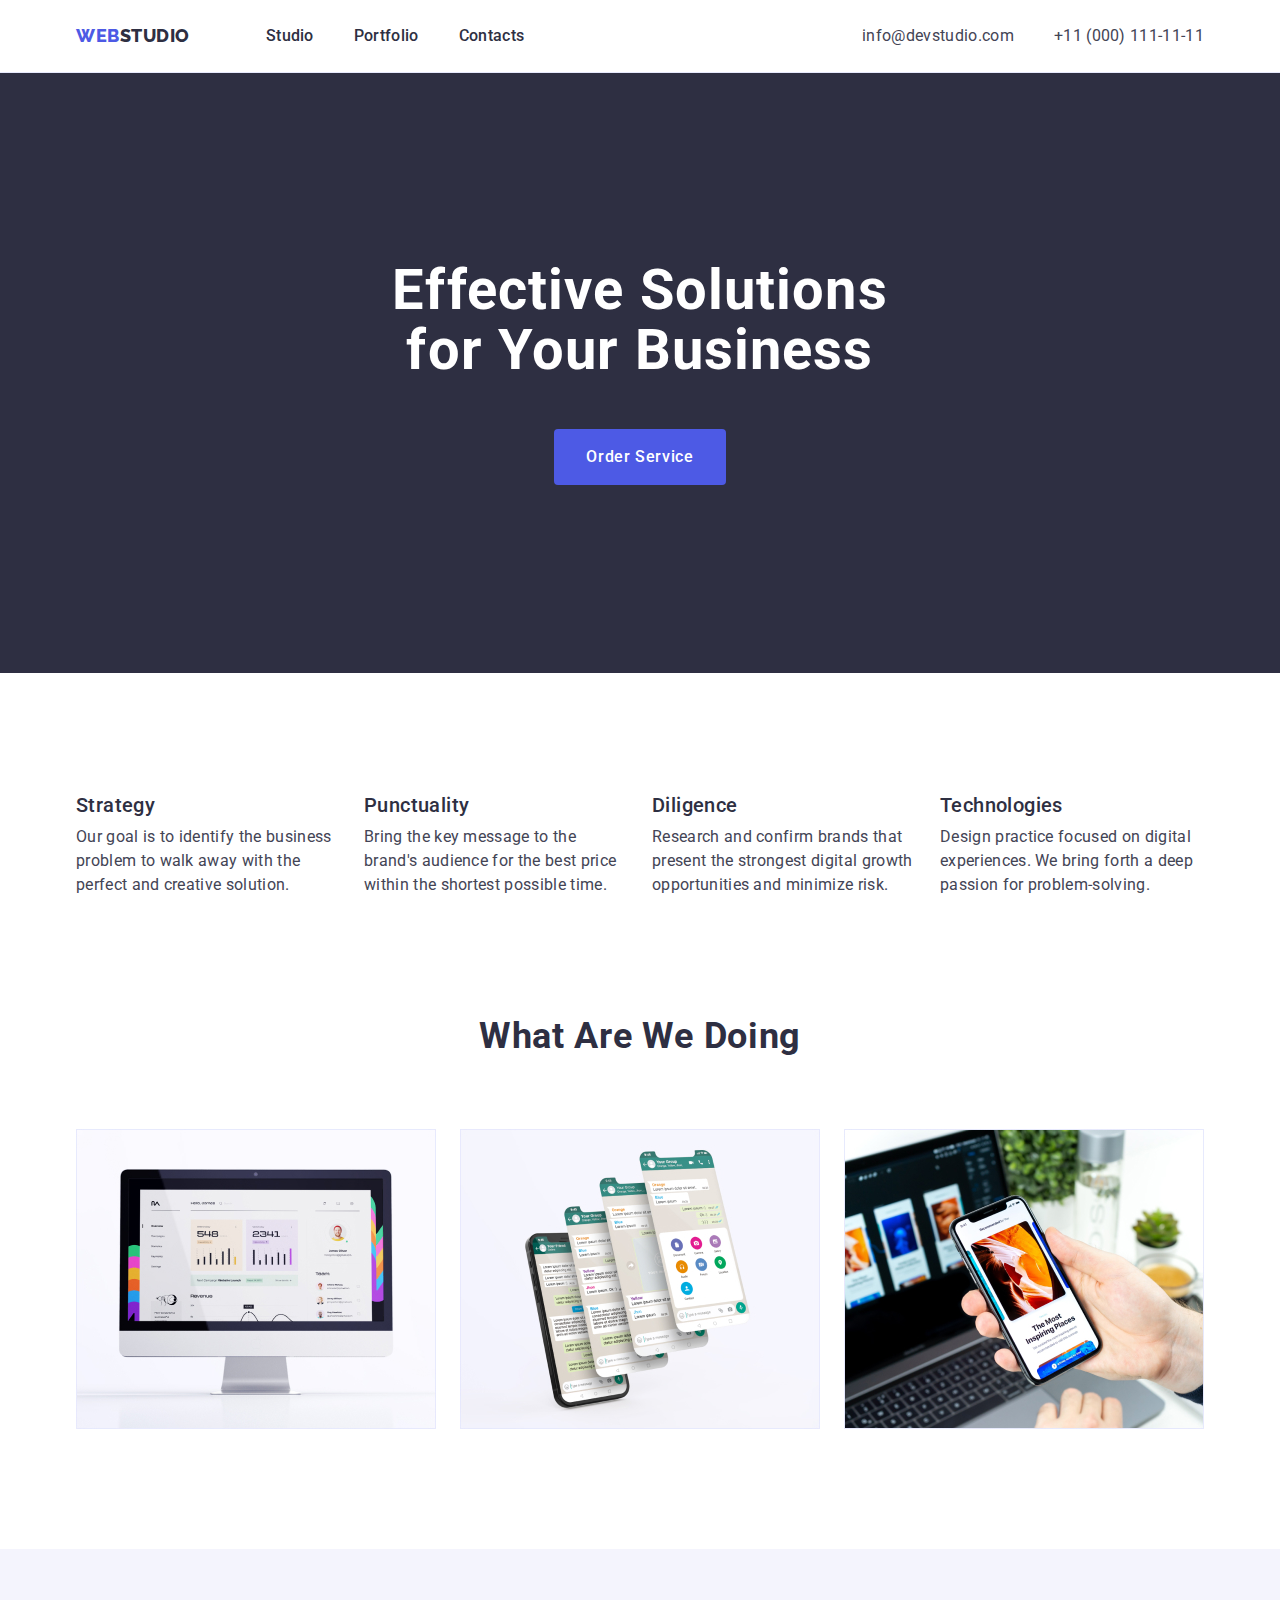
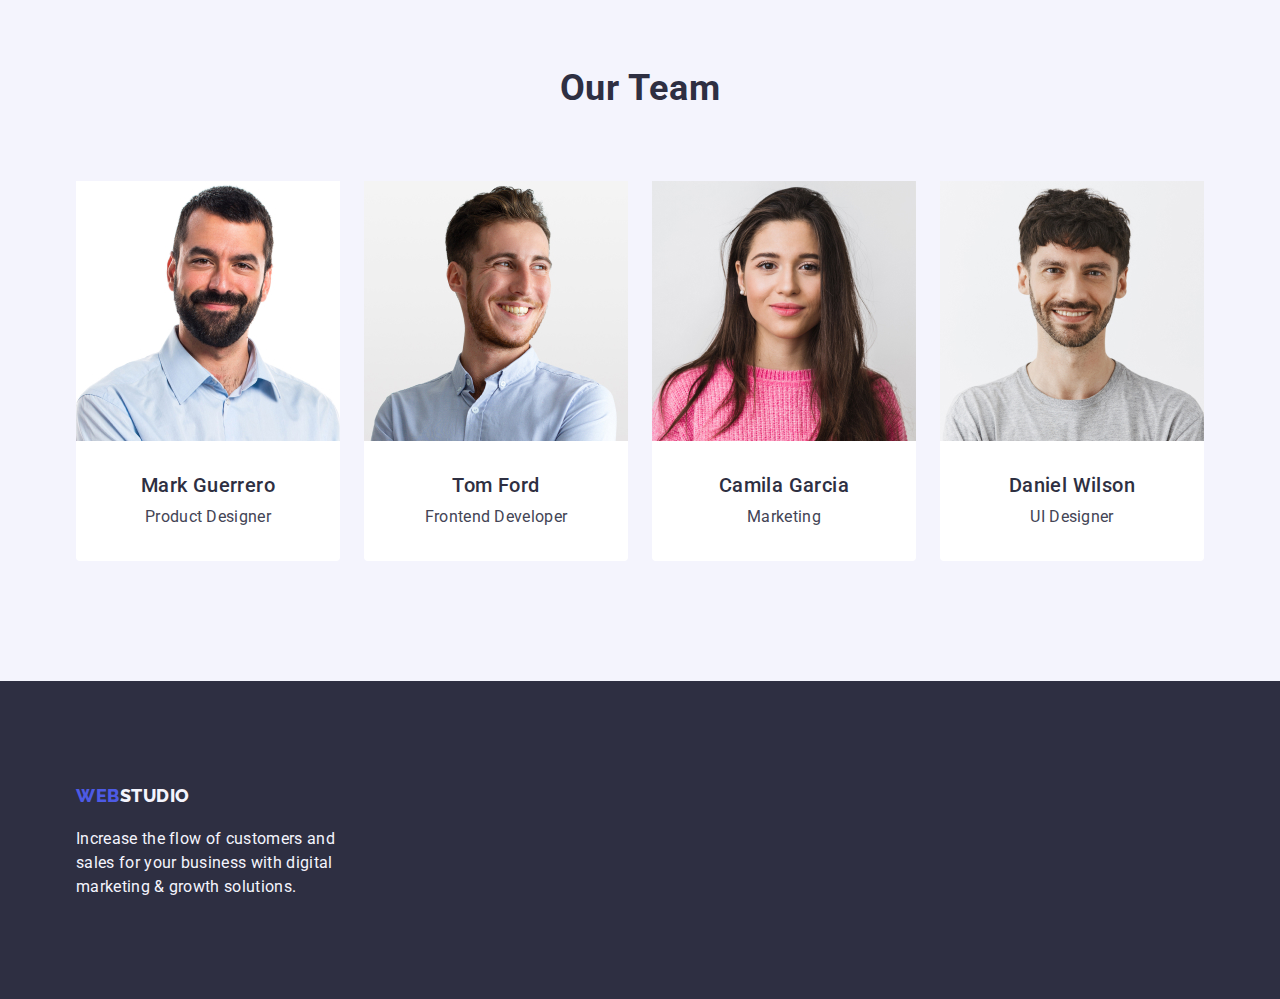
<file: index.html>
<!DOCTYPE html>
<html lang="en">
  <head>
    <meta charset="UTF-8" />
    <meta http-equiv="X-UA-Compatible" content="IE=edge" />
    <meta name="viewport" content="width=device-width, initial-scale=1.0" />
    <title>Web Studio</title>
    <link rel="preconnect" href="https://fonts.googleapis.com" />
    <link rel="preconnect" href="https://fonts.gstatic.com" crossorigin />
    <link
      href="https://fonts.googleapis.com/css2?family=Raleway:wght@800&family=Roboto:wght@400;500;700;900&display=swap"
      rel="stylesheet"
    />
    <link
      rel="stylesheet"
      href="https://cdnjs.cloudflare.com/ajax/libs/modern-normalize/1.1.0/modern-normalize.min.css"
    />
    <link rel="stylesheet" href="./css/styles.css" />
  </head>
  <body>
    <header class="page-header">
      <div class="header-container container">
        <nav class="page-navigation">
          <a class="logo-link-text header-logo link" href="./index.html"
            >Web<span class="logo-link-dark">Studio</span></a
          >
          <ul class="menu list">
            <li class="menu-item">
              <a class="menu-link link" href="./index.html">Studio</a>
            </li>
            <li class="menu-item">
              <a class="menu-link link" href="./portfolio.html">Portfolio</a>
            </li>
            <li class="menu-item">
              <a class="menu-link link" href="">Contacts</a>
            </li>
          </ul>
        </nav>
        <address class="adress">
          <ul class="adress-list list">
            <li>
              <a class="adress-link link" href="mailto:info@devstudio.com">info@devstudio.com</a>
            </li>
            <li>
              <a class="adress-link link" href="tel:+110001111111">+11 (000) 111-11-11</a>
            </li>
          </ul>
        </address>
      </div>
    </header>
    <main>
      <section class="hero">
        <div class="container">
          <h1 class="hero-header">Effective Solutions for Your Business</h1>
          <button class="modal-open-btn" type="button">Order Service</button>
        </div>
      </section>
      <section class="section">
        <div class="container">
          <h2 class="visually-hidden">Company Values</h2>
          <ul class="values-list list">
            <li class="values-list-item">
              <h3 class="values-list-header">Strategy</h3>
              <p class="values-list-text">
                Our goal is to identify the business problem to walk away with the perfect and
                creative solution.
              </p>
            </li>
            <li class="values-list-item">
              <h3 class="values-list-header">Punctuality</h3>
              <p class="values-list-text">
                Bring the key message to the brand's audience for the best price within the shortest
                possible time.
              </p>
            </li>
            <li class="values-list-item">
              <h3 class="values-list-header">Diligence</h3>
              <p class="values-list-text">
                Research and confirm brands that present the strongest digital growth opportunities
                and minimize risk.
              </p>
            </li>
            <li class="values-list-item">
              <h3 class="values-list-header">Technologies</h3>
              <p class="values-list-text">
                Design practice focused on digital experiences. We bring forth a deep passion for
                problem-solving.
              </p>
            </li>
          </ul>
        </div>
      </section>
      <section class="second-section section">
        <div class="container">
          <h2 class="secondary-header">What are we doing</h2>
          <ul class="jobs-list list">
            <li class="jobs-list-item">
              <img
                src="./images/portfolio/portfolio-img-1.jpg"
                alt="Our job"
                width="360"
                height="300"
              />
            </li>
            <li class="jobs-list-item">
              <img
                src="./images/portfolio/portfolio-img-2.jpg"
                alt="Our job"
                width="360"
                height="300"
              />
            </li>
            <li class="jobs-list-item">
              <img
                src="./images/portfolio/portfolio-img-3.jpg"
                alt="Our job"
                width="360"
                height="300"
              />
            </li>
          </ul>
        </div>
      </section>
      <section class="section team">
        <div class="container">
          <h2 class="secondary-header">Our Team</h2>
          <ul class="team-list list">
            <li class="team-list-item">
              <img
                src="./images/our-team/mark-guerrero.jpg"
                alt="Product Designer"
                width="264"
                height="260"
              />
              <div class="team-list-item-member">
                <h3 class="team-list-header">Mark Guerrero</h3>
                <p class="team-position">Product Designer</p>
              </div>
            </li>
            <li class="team-list-item">
              <img
                src="./images/our-team/tom-ford.jpg"
                alt="Frontend Developer"
                width="264"
                height="260"
              />
              <div class="team-list-item-member">
                <h3 class="team-list-header">Tom Ford</h3>
                <p class="team-position">Frontend Developer</p>
              </div>
            </li>
            <li class="team-list-item">
              <img
                src="./images/our-team/camila-garcia.jpg"
                alt="Marketing"
                width="264"
                height="260"
              />
              <div class="team-list-item-member">
                <h3 class="team-list-header">Camila Garcia</h3>
                <p class="team-position">Marketing</p>
              </div>
            </li>
            <li class="team-list-item">
              <img
                src="./images/our-team/daniel-wilson.jpg"
                alt="UL Designer"
                width="264"
                height="260"
              />
              <div class="team-list-item-member">
                <h3 class="team-list-header">Daniel Wilson</h3>
                <p class="team-position">UI Designer</p>
              </div>
            </li>
          </ul>
        </div>
      </section>
    </main>
    <footer class="footer">
      <div class="container">
        <a class="logo-link-text footer-link link" href="./index.html"
          >Web<span class="logo-link-light">Studio</span></a
        >
        <p class="footer-text">
          Increase the flow of customers and sales for your business with digital marketing & growth
          solutions.
        </p>
      </div>
    </footer>
  </body>
</html>
</file>
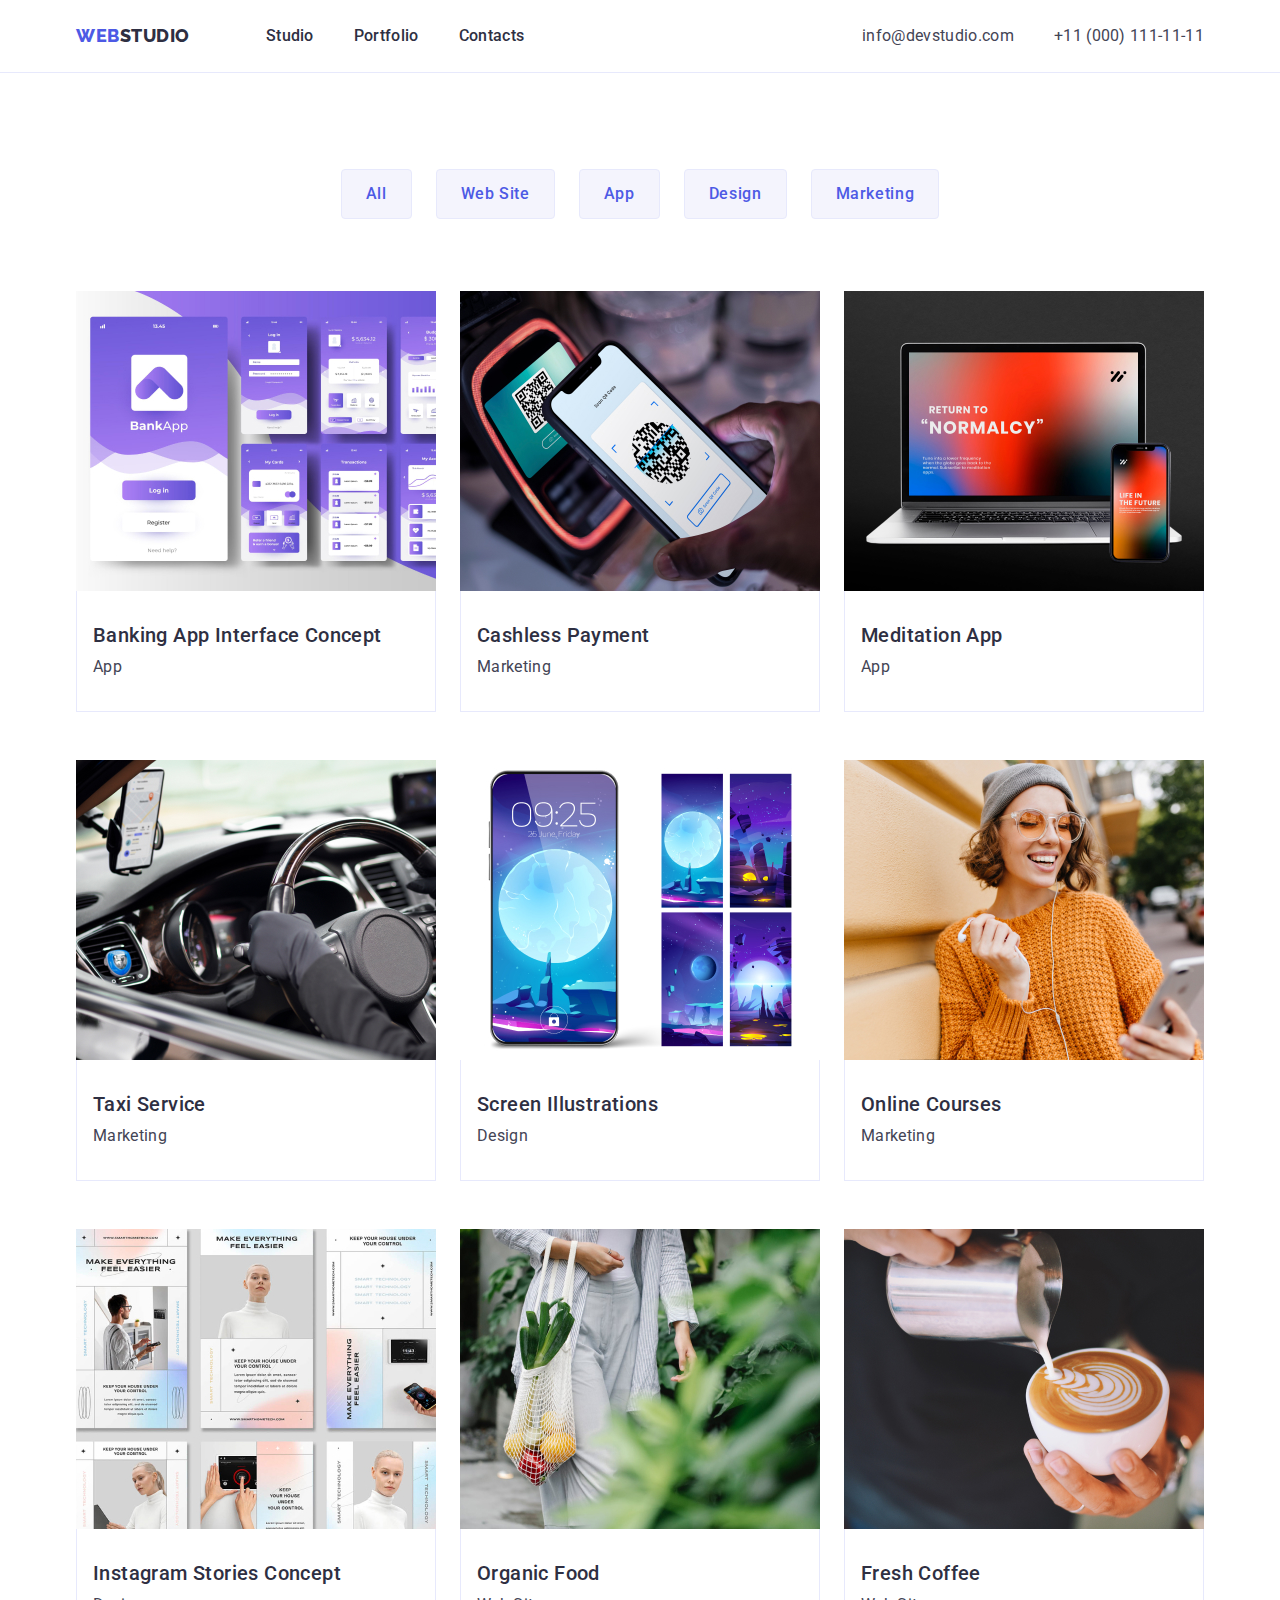
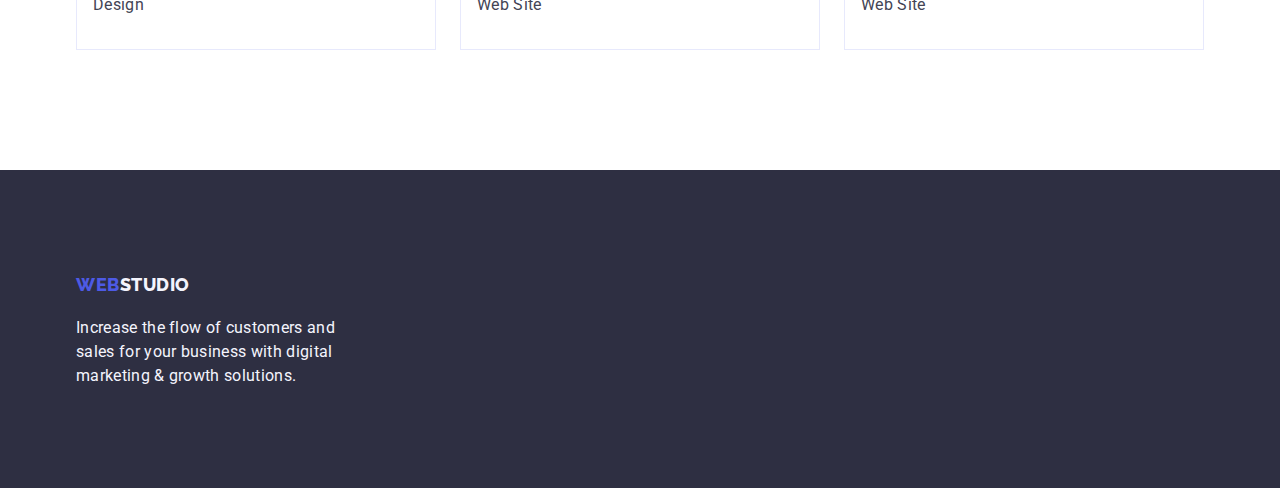
<file: portfolio.html>
<!DOCTYPE html>
<html lang="en">
  <head>
    <meta charset="UTF-8" />
    <meta http-equiv="X-UA-Compatible" content="IE=edge" />
    <meta name="viewport" content="width=device-width, initial-scale=1.0" />
    <title>Portfolio</title>
    <link rel="preconnect" href="https://fonts.googleapis.com" />
    <link rel="preconnect" href="https://fonts.gstatic.com" crossorigin />
    <link
      href="https://fonts.googleapis.com/css2?family=Raleway:wght@800&family=Roboto:wght@400;500;700;900&display=swap"
      rel="stylesheet"
    />
    <link
      rel="stylesheet"
      href="https://cdnjs.cloudflare.com/ajax/libs/modern-normalize/1.1.0/modern-normalize.min.css"
    />
    <link rel="stylesheet" href="./css/styles.css" />
  </head>
  <body>
    <header class="page-header">
      <div class="header-container container">
        <nav class="page-navigation">
          <a class="logo-link-text header-logo link" href="./index.html"
            >Web<span class="logo-link-dark">Studio</span></a
          >
          <ul class="menu list">
            <li class="menu-item">
              <a class="menu-link link" href="./index.html">Studio</a>
            </li>
            <li class="menu-item">
              <a class="menu-link link" href="./portfolio.html">Portfolio</a>
            </li>
            <li class="menu-item">
              <a class="menu-link link" href="">Contacts</a>
            </li>
          </ul>
        </nav>
        <address class="adress">
          <ul class="adress-list list">
            <li>
              <a class="adress-link link" href="mailto:info@devstudio.com">info@devstudio.com</a>
            </li>
            <li>
              <a class="adress-link link" href="tel:+110001111111">+11 (000) 111-11-11</a>
            </li>
          </ul>
        </address>
      </div>
    </header>
    <main>
      <section class="portfolio-section">
        <div class="portfolio-container container">
          <h1 class="visually-hidden">Portfolio</h1>
          <ul class="filter-btn-list list">
            <li><button class="filter-btn" type="button">All</button></li>
            <li><button class="filter-btn" type="button">Web Site</button></li>
            <li><button class="filter-btn" type="button">App</button></li>
            <li><button class="filter-btn" type="button">Design</button></li>
            <li><button class="filter-btn" type="button">Marketing</button></li>
          </ul>
          <ul class="portfolio-list list">
            <li class="portfolio-list-item">
              <a class="link" href="">
                <img
                  src="./images/portfolio-images/portfolio-image-1.jpg"
                  alt="Banking App Interface Concept"
                  width="360"
                  height="300"
                />
                <div class="portfolio-list-item-description">
                  <h2 class="portfolio-list-header">Banking App Interface Concept</h2>
                  <p class="portfolio-filter">App</p>
                </div>
              </a>
            </li>
            <li class="portfolio-list-item">
              <a class="link" href="">
                <img
                  src="./images/portfolio-images/portfolio-image-2.jpg"
                  alt="Cashless Payment"
                  width="360"
                  height="300"
                />
                <div class="portfolio-list-item-description">
                  <h2 class="portfolio-list-header">Cashless Payment</h2>
                  <p class="portfolio-filter">Marketing</p>
                </div>
              </a>
            </li>
            <li class="portfolio-list-item">
              <a class="link" href="">
                <img
                  src="./images/portfolio-images/portfolio-image-3.jpg"
                  alt="Meditation App"
                  width="360"
                  height="300"
                />
                <div class="portfolio-list-item-description">
                  <h2 class="portfolio-list-header">Meditation App</h2>
                  <p class="portfolio-filter">App</p>
                </div>
              </a>
            </li>
            <li class="portfolio-list-item">
              <a class="link" href="">
                <img
                  src="./images/portfolio-images/portfolio-image-4.jpg"
                  alt="Taxi Service"
                  width="360"
                  height="300"
                />
                <div class="portfolio-list-item-description">
                  <h2 class="portfolio-list-header">Taxi Service</h2>
                  <p class="portfolio-filter">Marketing</p>
                </div>
              </a>
            </li>
            <li class="portfolio-list-item">
              <a class="link" href="">
                <img
                  src="./images/portfolio-images/portfolio-image-5.jpg"
                  alt="Screen Illustrations"
                  width="360"
                  height="300"
                />
                <div class="portfolio-list-item-description">
                  <h2 class="portfolio-list-header">Screen Illustrations</h2>
                  <p class="portfolio-filter">Design</p>
                </div>
              </a>
            </li>
            <li class="portfolio-list-item">
              <a class="link" href="">
                <img
                  src="./images/portfolio-images/portfolio-image-6.jpg"
                  alt="Online Courses"
                  width="360"
                  height="300"
                />
                <div class="portfolio-list-item-description">
                  <h2 class="portfolio-list-header">Online Courses</h2>
                  <p class="portfolio-filter">Marketing</p>
                </div>
              </a>
            </li>
            <li class="portfolio-list-item">
              <a class="link" href="">
                <img
                  src="./images/portfolio-images/portfolio-image-7.jpg"
                  alt="Instagram Stories Concept"
                  width="360"
                  height="300"
                />
                <div class="portfolio-list-item-description">
                  <h2 class="portfolio-list-header">Instagram Stories Concept</h2>
                  <p class="portfolio-filter">Design</p>
                </div>
              </a>
            </li>
            <li class="portfolio-list-item">
              <a class="link" href="">
                <img
                  src="./images/portfolio-images/portfolio-image-8.jpg"
                  alt="Organic Food"
                  width="360"
                  height="300"
                />
                <div class="portfolio-list-item-description">
                  <h2 class="portfolio-list-header">Organic Food</h2>
                  <p class="portfolio-filter">Web Site</p>
                </div>
              </a>
            </li>
            <li class="portfolio-list-item">
              <a class="link" href="">
                <img
                  src="./images/portfolio-images/portfolio-image-9.jpg"
                  alt="Fresh Coffee"
                  width="360"
                  height="300"
                />
                <div class="portfolio-list-item-description">
                  <h2 class="portfolio-list-header">Fresh Coffee</h2>
                  <p class="portfolio-filter">Web Site</p>
                </div>
              </a>
            </li>
          </ul>
        </div>
      </section>
    </main>
    <footer class="footer">
      <div class="container">
        <a class="logo-link-text footer-link link" href="./index.html"
          >Web<span class="logo-link-light">Studio</span></a
        >
        <p class="footer-text">
          Increase the flow of customers and sales for your business with digital marketing & growth
          solutions.
        </p>
      </div>
    </footer>
  </body>
</html>
</file>
<file: css/styles.css>
:root {
  --main-font-family: 'Roboto', sans-serif;
  --secondary-font-family-family: 'Raleway', sans-serif;
  --primary-text-color-theme-dark: #434455;
  --primary-text-color-theme-light: #ffffff;
  --secondary-text-color-theme-dark: #2e2f42;
  --secondary-text-color-theme-light: #f4f4fd;
  --accent-color: #404bbf;
  --primary-color: #4d5ae5;
  --portfolio-btn-color: #e7e9fc;
}
.list {
  list-style: none;
}

.link {
  text-decoration: none;
}

button {
  cursor: pointer;
}

h1,
h2,
h3,
h4,
p {
  margin-top: 0;
  margin-bottom: 0;
}

ul,
ol {
  margin-top: 0;
  margin-bottom: 0;
  padding-left: 0;
}

img {
  display: block;
}

body {
  font-family: var(--main-font-family);
  color: var(--primary-text-color-theme-dark);
  background-color: var(--primary-text-color-theme-light);
}

.container {
  padding: 0 15px;
  width: 1158px;
  margin: 0 auto;
}

.section {
  padding-top: 120px;
  padding-bottom: 120px;
}

.visually-hidden {
  position: absolute;
  white-space: nowrap;
  width: 1px;
  height: 1px;
  overflow: hidden;
  border: 0;
  padding: 0;
  clip: rect(0 0 0 0);
  clip-path: inset(50%);
  margin: -1px;
}

/* Index */
/* HEADER */
.page-header {
  border-bottom: 1px solid var(--portfolio-btn-color);
}
.header-container {
  display: flex;
  align-items: center;
}
.page-navigation {
  display: flex;
  align-items: center;
}
.menu {
  display: flex;
  gap: 40px;
}
.adress-list {
  display: flex;
}
.header-logo {
  margin-right: 76px;
}
.logo-link-text {
  font-family: var(--secondary-font-family-family);
  font-weight: 800;
  font-size: 18px;
  line-height: 1.17;
  align-items: center;
  letter-spacing: 0.03em;
  text-transform: uppercase;
  color: var(--primary-color);
}
.logo-link-dark {
  font-family: var(--secondary-font-family-family);
  font-weight: 800;
  font-size: 18px;
  line-height: 1.17;
  align-items: center;
  letter-spacing: 0.03em;
  text-transform: uppercase;
  color: var(--secondary-text-color-theme-dark);
}
.menu-link {
  font-family: var(--main-font-family);
  font-weight: 500;
  font-size: 16px;
  line-height: 1.5;
  letter-spacing: 0.02em;
  padding: 24px 0;
  display: block;
  color: var(--secondary-text-color-theme-dark);
}
.menu-link:hover,
.menu-link:focus {
  color: var(--accent-color);
}
.adress-link {
  font-family: var(--main-font-family);
  font-weight: 400;
  font-size: 16px;
  line-height: 1.5;
  letter-spacing: 0.02em;
  color: var(--primary-text-color-theme-dark);
}
.adress {
  font-style: normal;
  margin-left: auto;
}
.adress-list {
  gap: 40px;
}
.adress-link:hover,
.adress-link:focus {
  color: var(--accent-color);
}
/* MAIN */
/* HERO */
.hero {
  background-color: var(--secondary-text-color-theme-dark);
  padding-top: 188px;
  padding-bottom: 188px;
  align-items: center;
}
.hero-header {
  margin-left: auto;
  margin-right: auto;
  margin-bottom: 48px;
  max-width: 496px;
  font-family: var(--main-font-family);
  font-weight: 700;
  font-size: 56px;
  line-height: 1.07;
  text-align: center;
  letter-spacing: 0.02em;
  color: var(--primary-text-color-theme-light);
}
.modal-open-btn {
  min-width: 169px;
  padding: 16px 32px;
  font-family: var(--main-font-family);
  font-weight: 500;
  font-size: 16px;
  line-height: 1.5;
  align-items: center;
  letter-spacing: 0.04em;
  color: var(--primary-text-color-theme-light);
  background-color: var(--primary-color);
  display: block;
  margin: 0 auto 0 auto;
  border-radius: 4px;
  border: none;
}
.modal-open-btn:hover,
.modal-open-btn:focus {
  background-color: var(--accent-color);
}
/* SECOND SECTION */
.second-section {
  padding-top: 0;
}
.values-list {
  display: flex;
  gap: 24px;
}
.values-list-header {
  font-family: var(--main-font-family);
  font-weight: 500;
  font-size: 20px;
  line-height: 1.2;
  letter-spacing: 0.02em;
  margin-bottom: 8px;
  color: var(--secondary-text-color-theme-dark);
}
.values-list-item {
  width: calc((100% - 72px) / 4);
}
.values-list-text {
  font-family: var(--main-font-family);
  font-size: 16px;
  line-height: 1.5;
  letter-spacing: 0.02em;
  color: var(--primary-text-color-theme-dark);
}
.secondary-header {
  margin-bottom: 72px;
  font-family: var(--main-font-family);
  font-weight: 700;
  font-size: 36px;
  line-height: 1.11;
  text-align: center;
  letter-spacing: 0.02em;
  text-transform: capitalize;
  color: var(--secondary-text-color-theme-dark);
}
/* THIRD SECTION */
.jobs-list {
  display: flex;
  gap: 24px;
}
/* TEAM SECTION */
.team-list {
  display: flex;
  gap: 24px;
}
.team-list-item {
  flex-basis: calc((100%-72px) / 4);
  border-radius: 0px 0px 4px 4px;
  background-color: var(--primary-text-color-theme-light);
}
.team {
  background-color: var(--secondary-text-color-theme-light);
}
.team-list-header {
  font-family: var(--main-font-family);
  font-weight: 500;
  font-size: 20px;
  line-height: 1.2;
  text-align: center;
  letter-spacing: 0.02em;
  color: var(--secondary-text-color-theme-dark);
  margin-bottom: 8px;
}
.team-position {
  font-family: var(--main-font-family);
  font-size: 16px;
  line-height: 1.5;
  text-align: center;
  letter-spacing: 0.02em;
  color: var(--primary-text-color-theme-dark);
}
.team-list-item-member {
  padding: 32px 16px;
}
/* FOOTER */
.footer {
  background-color: var(--secondary-text-color-theme-dark);
  padding-top: 100px;
  padding-bottom: 100px;
}
.footer-link {
  display: inline-block;
  margin-bottom: 16px;
}
.logo-link-light {
  font-family: var(--secondary-font-family-family);
  font-weight: 800;
  font-size: 18px;
  line-height: 1.67;
  align-items: center;
  letter-spacing: 0.03em;
  text-transform: uppercase;
  color: var(--secondary-text-color-theme-light);
}
.footer-text {
  width: 264px;
  font-family: var(--main-font-family);
  font-size: 16px;
  line-height: 1.5;
  letter-spacing: 0.02em;
  color: var(--secondary-text-color-theme-light);
}
/* Portfolio */
.portfolio-section {
  padding: 96px 0 120px;
}
.filter-btn-list {
  display: flex;
  gap: 24px;
  margin-bottom: 72px;
  align-items: center;
  justify-content: center;
}
.filter-btn {
  font-family: var(--main-font-family);
  font-weight: 500;
  font-size: 16px;
  line-height: 1.5;
  align-items: center;
  text-align: center;
  min-width: 69px;
  padding: 12px 24px;
  border-radius: 4px;
  border: 1px solid var(--portfolio-btn-color);
  letter-spacing: 0.04em;
  color: var(--primary-color);
  background-color: var(--secondary-text-color-theme-light);
}
.filter-btn:hover,
.filter-btn:focus {
  color: var(--primary-text-color-theme-light);
  background-color: var(--accent-color);
  border: 1px solid transparent;
}
.portfolio-list {
  display: flex;
  flex-wrap: wrap;
  column-gap: 24px;
  row-gap: 48px;
}
.portfolio-list-header {
  font-family: var(--main-font-family);
  font-weight: 500;
  font-size: 20px;
  line-height: 1.2;
  letter-spacing: 0.02em;
  margin-bottom: 8px;
  color: var(--secondary-text-color-theme-dark);
}
.portfolio-filter {
  font-family: var(--main-font-family);
  font-size: 16px;
  line-height: 1.5;
  letter-spacing: 0.02em;
  color: var(--primary-text-color-theme-dark);
}
.portfolio-list-item-description {
  border: 1px solid var(--portfolio-btn-color);
  border-top: none;
  padding: 32px 16px;
}
</file>
